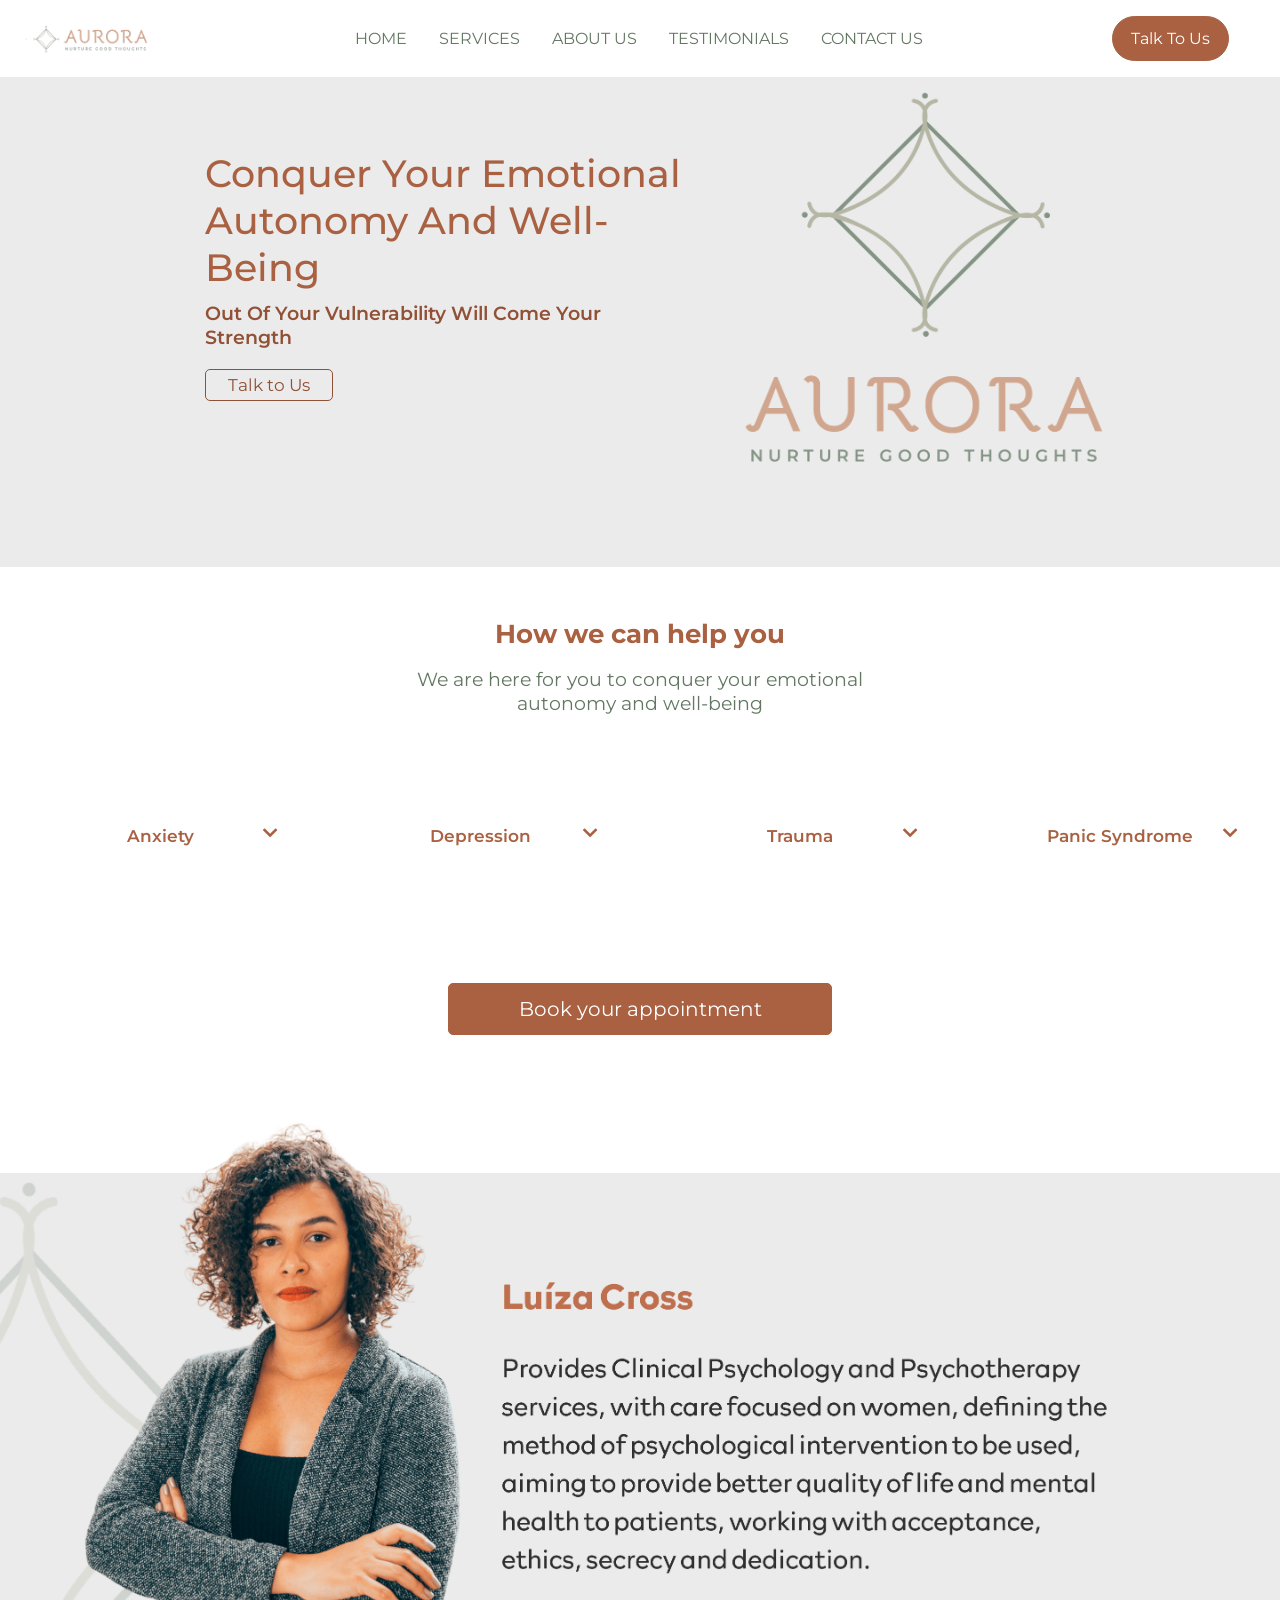
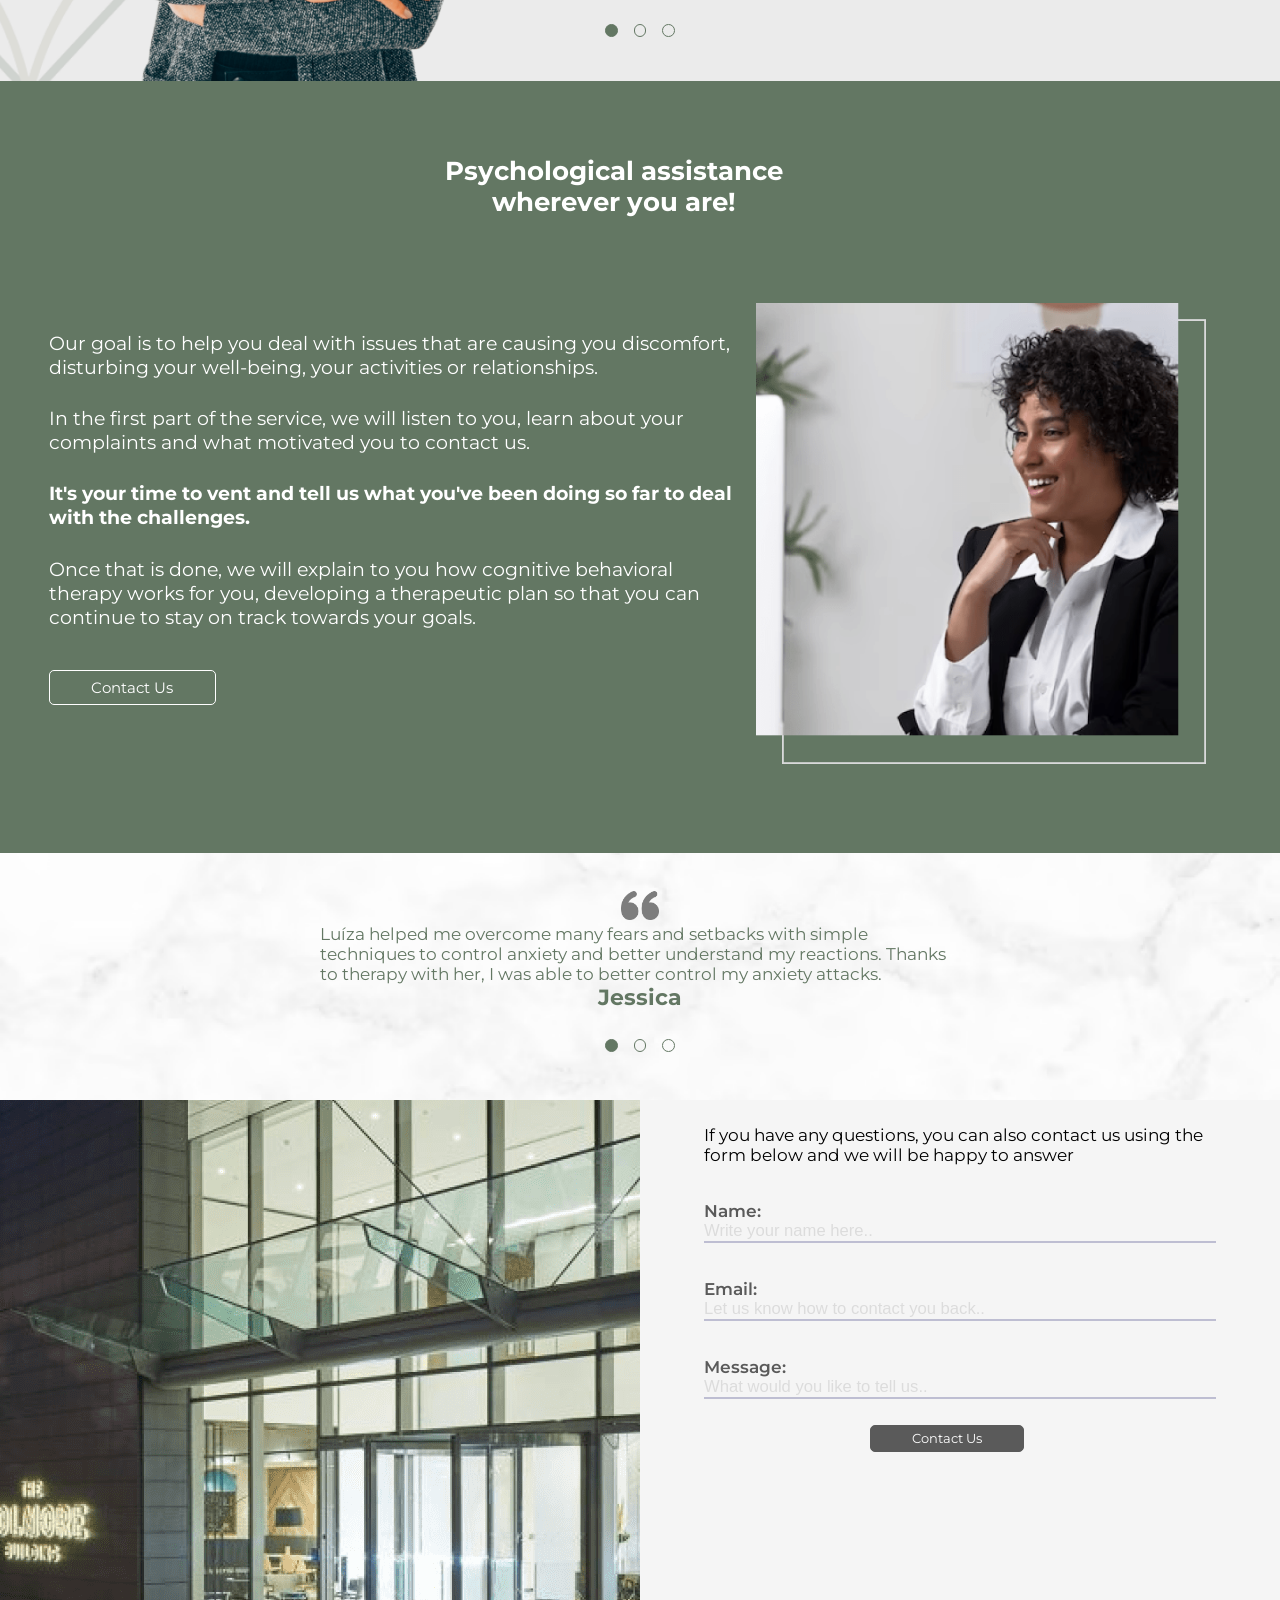
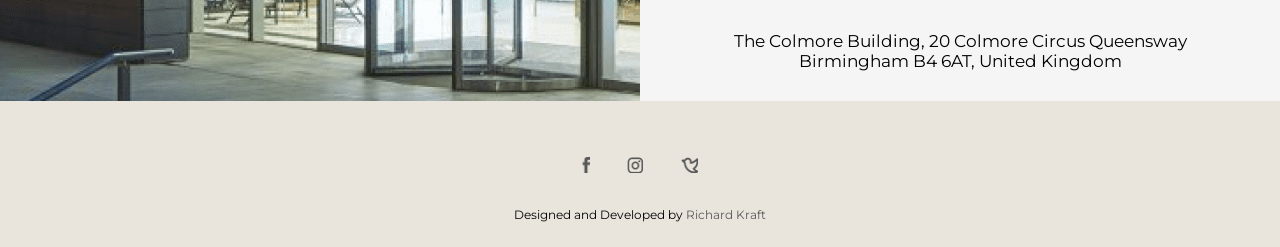
<file: index.html>
<!DOCTYPE html>
<html lang="en">

<head>
    <meta charset="UTF-8">
    <meta http-equiv="X-UA-Compatible" content="IE=edge">
    <meta name="Description" content="Aurora, a leader in the treatment of mental health conditions for women">
    <meta name="viewport" content="width=device-width, initial-scale=1.0">
    <!-- Import Fonts -->
    <link rel="preconnect" href="https://fonts.googleapis.com">
    <link rel="preconnect" href="https://fonts.gstatic.com" crossorigin>
    <link rel="apple-touch-icon" sizes="180x180" href="/apple-touch-icon.png">
    <link rel="icon" type="image/png" sizes="32x32" href="/favicon-32x32.png">
    <link
        href="https://fonts.googleapis.com/css2?family=Montserrat:ital,wght@0,100;0,200;0,300;0,400;0,500;0,600;0,700;0,800;0,900;1,100;1,200;1,300;1,400;1,500;1,600;1,700;1,800;1,900&display=swap"
        rel="stylesheet">
    <!-- Import Font Awesome for using icons throughout the document -->
    <link rel="stylesheet" href="https://use.fontawesome.com/releases/v5.8.2/css/all.css"
        integrity="sha384-oS3vJWv+0UjzBfQzYUhtDYW+Pj2yciDJxpsK1OYPAYjqT085Qq/1cq5FLXAZQ7Ay" crossorigin="anonymous">
    <!-- Import Flickity CSS for carousel styling -->
    <link rel="stylesheet" href="assets/css/flickity.css" media="screen">
    <title>Aurora</title>
    <!-- Import main CSS stylesheet -->
    <link rel="stylesheet" href="assets/css/style.css">
</head>

<body>

    <!-- Navbar -->
    <nav class="navbar-container">
        <img class="nav-logo" src="assets/images/nav-logo.png" alt="Aurora">
        <input id="menu-toggle" type="checkbox">
        <label class='menu-button-container' for="menu-toggle">
            <div class='menu-button'></div> //This div is for the hamburger menu on mobile. Shows as error in W3C.
        </label>
        <ul class="menu">
            <li><a href="#header">HOME</a></li>
            <li><a href="#how-can-we-help">SERVICES</a></li>
            <li><a href="#about-us">ABOUT US</a></li>
            <li><a href="#testimonials">TESTIMONIALS</a></li>
            <li><a href="#contact">CONTACT US</a></li>
        </ul>
        <a class="nav-btn" href="#contact">Talk To Us</a>
    </nav>

    <!-- Header -->
    <header id="header">
        <div class="header-container">
            <div class="header-text">
                <h1 class="header-lg-text">Conquer Your Emotional<br>Autonomy And Well-Being</h1>
                <h2 class="header-sm-text">Out Of Your Vulnerability Will Come Your<br>Strength</h2>
                <a href="#contact" class="header-btn center-text">Talk to Us</a>
            </div>
            <div class="header-image">
                <img src="assets/images/title-logo.png" alt="Aurora Nurture Good Thoughts" class="header-image-image">
            </div>
        </div>
    </header>

    <main>

        <!-- How we can help section -->
        <section id="how-can-we-help" class="center-text">
            <h3 class="how-heading">How we can help you</h3>
            <p class="how-paragraph">We are here for you to conquer your emotional<br>autonomy and well-being</p>

            <!-- Fun with CSS, made an "accordion" to show/hide some information here -->
            <!-- Code taken from https://supfort.com/font-awesome-accordion-arrow-css and modified for site needs -->
            <div class="accordion-container">
                <div class="accordion-item">
                    <input type="checkbox" id="anxiety">
                    <label for="anxiety">Anxiety</label>

                    <div class="content">
                        <p>Anxiety is a natural human response when we feel that we are under threat. It can be
                            experienced
                            through our thoughts, feelings and physical sensations.</p>
                    </div>
                </div>

                <div class="accordion-item">
                    <input type="checkbox" id="depression">
                    <label for="depression">Depression</label>

                    <div class="content">
                        <p>Depression causes feelings of sadness and/or a loss of interest in activities you once
                            enjoyed.
                        </p>
                    </div>
                </div>

                <div class="accordion-item">
                    <input type="checkbox" id="trauma">
                    <label for="trauma">Trauma</label>

                    <div class="content">
                        <p>Trauma is an emotional response to a terrible event like an accident, assault or natural
                            disasters.
                        </p>
                    </div>
                </div>

                <div class="accordion-item">
                    <input type="checkbox" id="panic">
                    <label for="panic">Panic Syndrome</label>

                    <div class="content">
                        <p>Panic disorder is an anxiety disorder where you regularly have sudden attacks of panic or
                            fear.</p>
                    </div>
                </div>
            </div>
            <a href="#contact" class="how-btn">Book your appointment</a>
        </section>

        <!-- About Us carousel section -->
        <section id="about-us">
            <h2 class="hidden">About Us Carousel</h2>

            <!-- Carousel section -->
            <!-- Using a lightweight css/js framework named "flickity" for the two carousels on the page -->
            <div class="about-us-gallery js-flickity">
                <div class="about-gallery-cell">
                    <img class="about-img" src="assets/images/luiza.png" alt="Luíza">
                </div>
                <div class="about-gallery-cell">
                    <img class="about-img" src="assets/images/theresa.png" alt="Theresa">
                </div>
                <div class="about-gallery-cell">
                    <img class="about-img" src="assets/images/brenda.png" alt="Brenda">
                </div>
            </div>
        </section>

        <!-- About us text section -->
        <section id="about-us-part-two" class="center-text">
            <h2 class="about-heading">Psychological assistance<br>wherever you are!</h2>
            <div class="about-container">
                <div class="about-text">
                    <p>Our goal is to help you deal with issues that are causing you discomfort, disturbing your
                        well-being, your activities or relationships.</p>
                    <p>In the first part of the service, we will listen to you, learn about your complaints and what
                        motivated you to contact us.</p>
                    <p><strong>It's your time to vent and tell us what you've been doing so far to
                            deal with the challenges.</strong></p>
                    <p>Once that is done, we will explain to you how cognitive behavioral therapy works for you,
                        developing a therapeutic plan so that you can continue to stay on track towards your goals.</p>
                    <a href="#contact" class="about-btn center-text">Contact Us</a>
                </div>
                <div class="about-image">
                    <img class="about-image-image" src="assets/images/lady.png" alt="Picture of lady working">
                </div>
            </div>
        </section>

        <!-- Testimonials -->
        <section id="testimonials">
            <div class="testimonial-gallery js-flickity">
                <div class="gallery-cell">
                    <p class="image-paragraph center-text"><img class="testimonial-image" src="assets/images/quote.png"
                            alt="Quotation"></p>
                    <p>Luíza helped me overcome many fears and setbacks with simple techniques to control
                        anxiety
                        and better understand my reactions. Thanks to therapy with her, I was able to better
                        control
                        my anxiety attacks.</p>
                    <h3 class="testiHeader center-text">Jessica</h3>
                </div>
                <div class="gallery-cell">
                    <p class="image-paragraph center-text"><img class="testimonial-image" src="assets/images/quote.png"
                            alt="Quotation"></p>
                    <p>Aurora is amazing! They approach therapy in a way that really takes into account our
                        individual needs. It helped me in one of my most difficult times and I will definitely
                        use
                        their advice for the rest of my life.</p>
                    <h3 class="testiHeader center-text">April</h3>
                </div>
                <div class="gallery-cell">
                    <p class="image-paragraph center-text"><img class="testimonial-image" src="assets/images/quote.png"
                            alt="Quotation"></p>
                    <p>Aurora is great! They helped me to overcome so many issues that were effecting me mentally.
                        I now feel better equipped to deal with the physical aspects of my life with a healthier
                        mental state.
                    </p>
                    <h3 class="testiHeader center-text">Mary</h3>
                </div>
            </div>
        </section>

        <!-- Contact Form that all the buttons lead to! -->
        <section id="contact">
            <h2 class="hidden">Contact Us Section</h2>
            <div class="contact-section-container">
                <div class="contact-image">
                    <img class="contact-image-image" src="assets/images/image.png" alt="Image of company building">
                </div>
                <div class="contact-form">
                    <form class="form" action="mailto:allowudesign@gmail.com" method="post" enctype="text/plain"
                        name="EmailForm" autocomplete="off" target="_blank">
                        <div class="contact-form-top">
                            <p>If you have any questions, you can also contact us using the form below and we will be
                                happy
                                to answer</p>
                        </div>
                        <label for="name" class="contact-input">Name:</label>
                        <input type="text" id="name" name="name" placeholder="Write your name here.." required>
                        <label for="email" class="contact-input">Email:</label>
                        <input type="email" id="email" name="email" placeholder="Let us know how to contact you back.." required>
                        <label for="message" class="contact-input">Message:</label>
                        <input type="text" id="message" name="message" placeholder="What would you like to tell us.." required>
                        <button type="submit" value="send" class="btn-contact">Contact Us</button>
                    </form>
                    <div class="contact-bottom-text center-text">
                        <p>The Colmore Building, 20 Colmore Circus Queensway<br>Birmingham B4 6AT, United Kingdom</p>
                    </div>
                </div>    
            </div>
        </section>
    </main>

    <!-- Footer section -->
    <footer class="center-text">
        <div class="links-container">
            <div class="footer-link"><a href="#header">Home</a></div>
            <div class="footer-link"><a href="#how-can-we-help">Services</a></div>
            <div class="footer-link"><a href="#about-us">About Us</a></div>
            <div class="footer-link"><a href="#testimonials">Testimonials</a></div>
            <div class="footer-link"><a href="#contact">Contact</a></div>
        </div>
        <div class="socials-container">
            <div class="footer-social"><a href="https://www.facebook.com/profile.php?id=100092191795588"
                    target="_blank"><img src="assets/images/fb.png" alt="facebook (opens in new tab)"></a></div>
            <div class="footer-social"><a href="https://www.instagram.com/allowudesign/" target="_blank"><img
                        src="assets/images/insta.png" alt="instagram (opens in new tab)"></a></div>
            <div class="footer-social"><a href="https://twitter.com/loremipsumt" target="_blank"><img
                        src="assets/images/twt.png" alt="twitter (opens in new tab)"></a></div>
        </div>
        <div class="signature-container">
            <p>Designed and Developed by <a href="https://github.com/Zandirin">Richard Kraft</a></p>
        </div>
    </footer>

    <!-- Import Flickity JS for carousel functions -->
    <script src="assets/js/flickity-docs.min.js"></script>
</body>

</html>
</file>
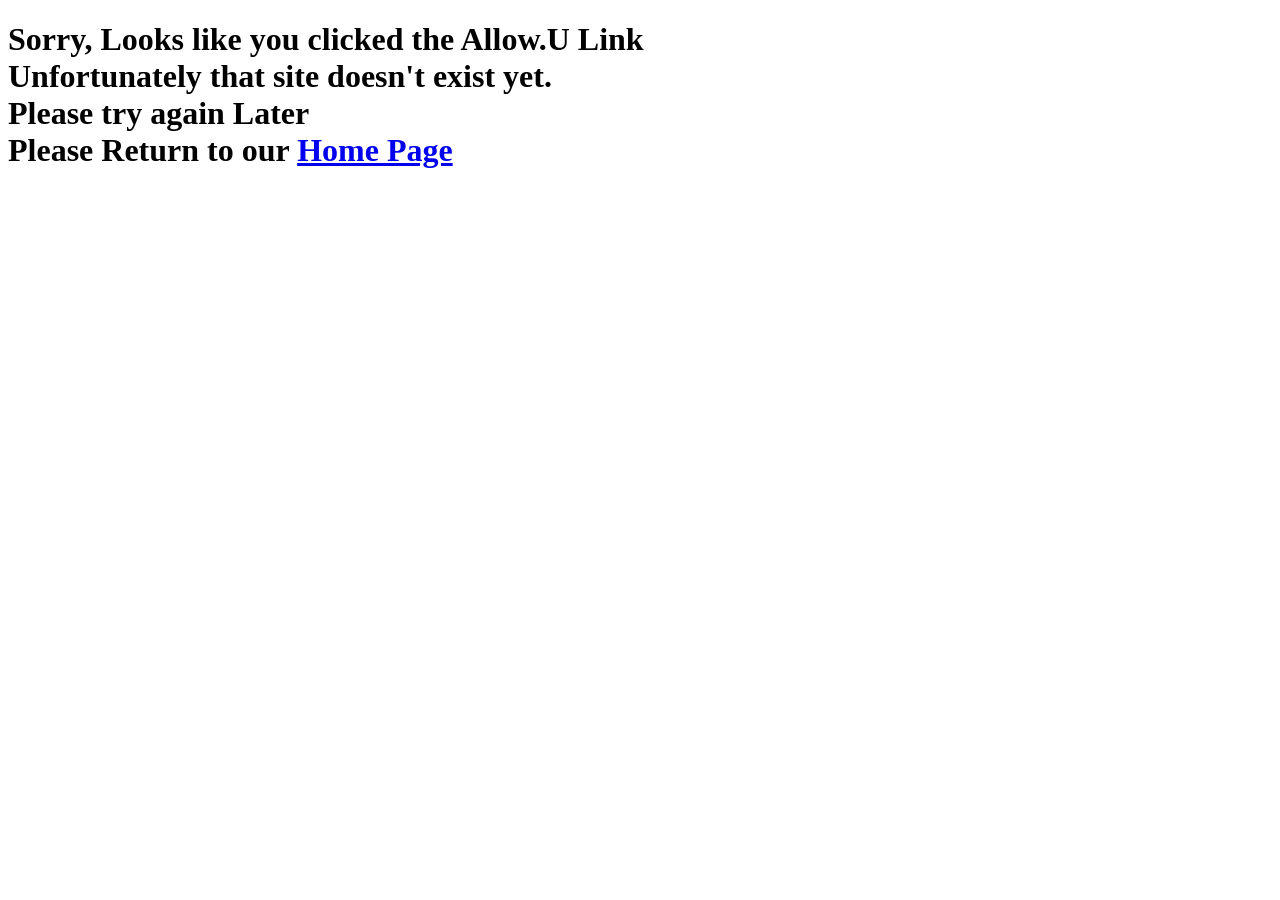
<file: placeholders/AllowUPlaceholder.html>
<!DOCTYPE html>
<html lang="en">
<head>
    <meta charset="UTF-8">
    <meta name="viewport" content="width=device-width, initial-scale=1.0">
    <title>Document</title>
</head>
<body>
    <h1>Sorry, Looks like you clicked the Allow.U Link<br>
    Unfortunately that site doesn't exist yet.<br>
    Please try again Later<br>
    Please Return to our <a href="../index.html">Home Page</a></h1>
</body>
</html>
</file>
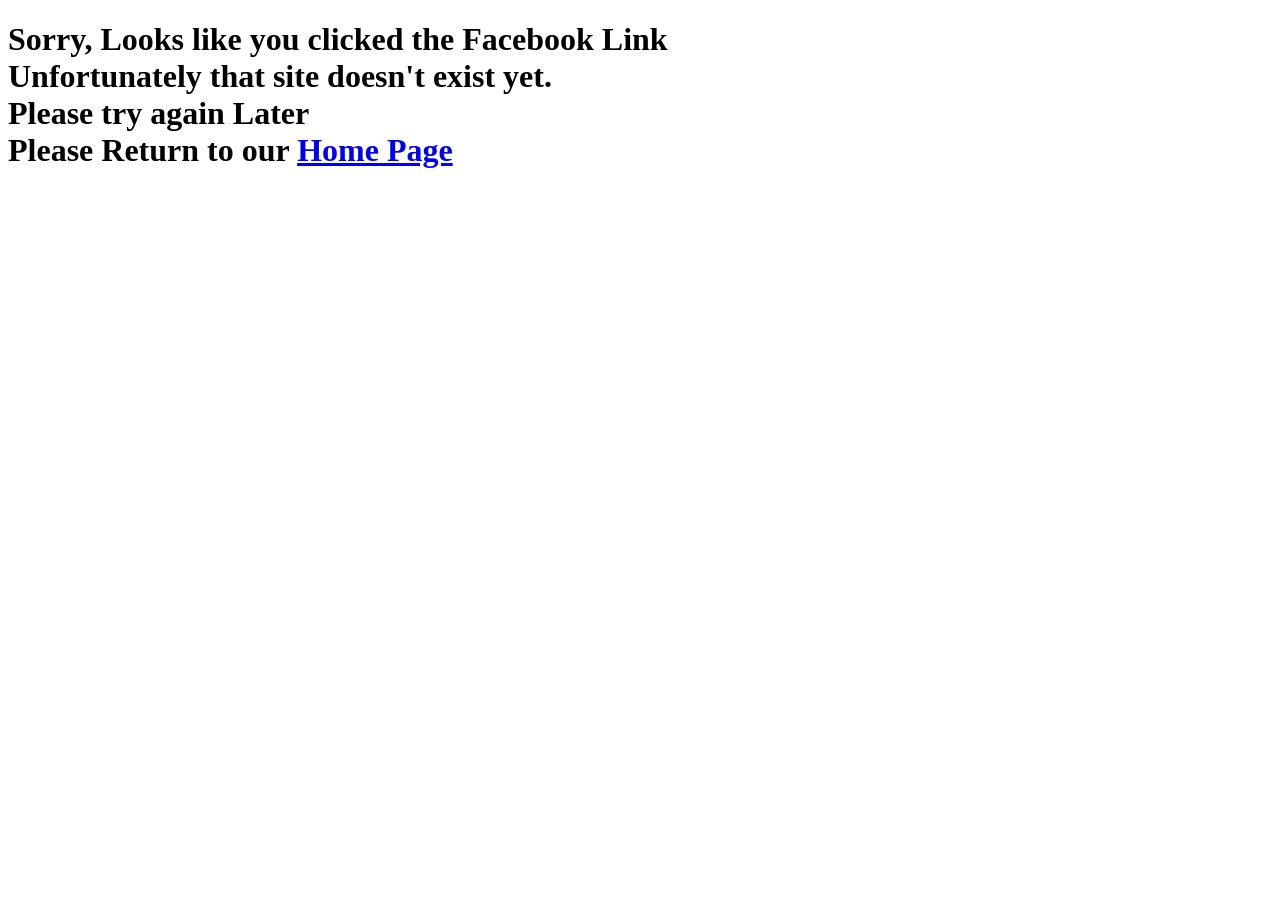
<file: placeholders/facebookPlaceholder.html>
<!DOCTYPE html>
<html lang="en">
<head>
    <meta charset="UTF-8">
    <meta name="viewport" content="width=device-width, initial-scale=1.0">
    <title>Document</title>
</head>
<body>
    <h1>Sorry, Looks like you clicked the Facebook Link<br>
    Unfortunately that site doesn't exist yet.<br>
    Please try again Later<br>
    Please Return to our <a href="../index.html">Home Page</a></h1>
</body>
</html>
</file>
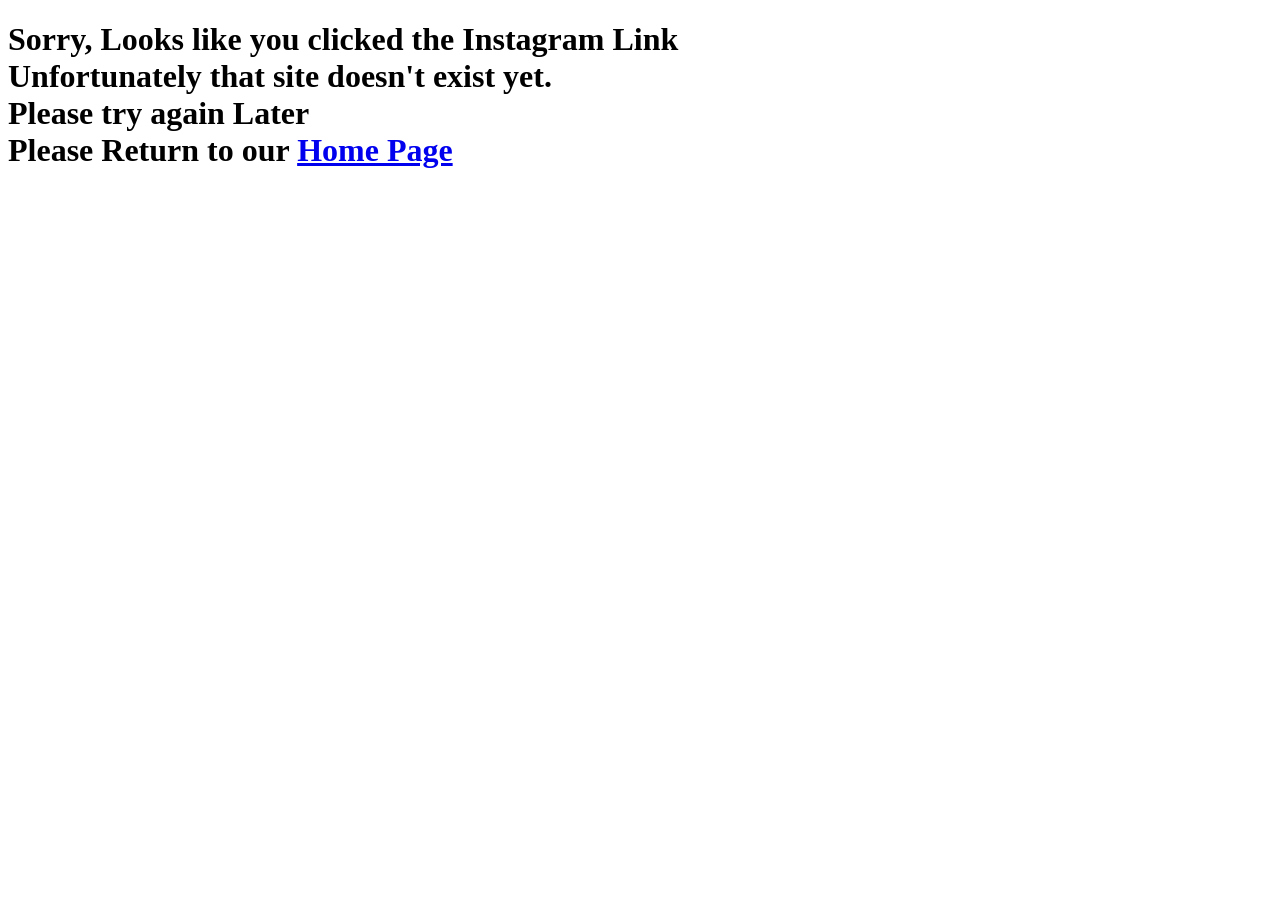
<file: placeholders/InstaPlaceholder.html>
<!DOCTYPE html>
<html lang="en">
<head>
    <meta charset="UTF-8">
    <meta name="viewport" content="width=device-width, initial-scale=1.0">
    <title>Document</title>
</head>
<body>
    <h1>Sorry, Looks like you clicked the Instagram Link<br>
    Unfortunately that site doesn't exist yet.<br>
    Please try again Later<br>
    Please Return to our <a href="../index.html">Home Page</a></h1>
</body>
</html>
</file>
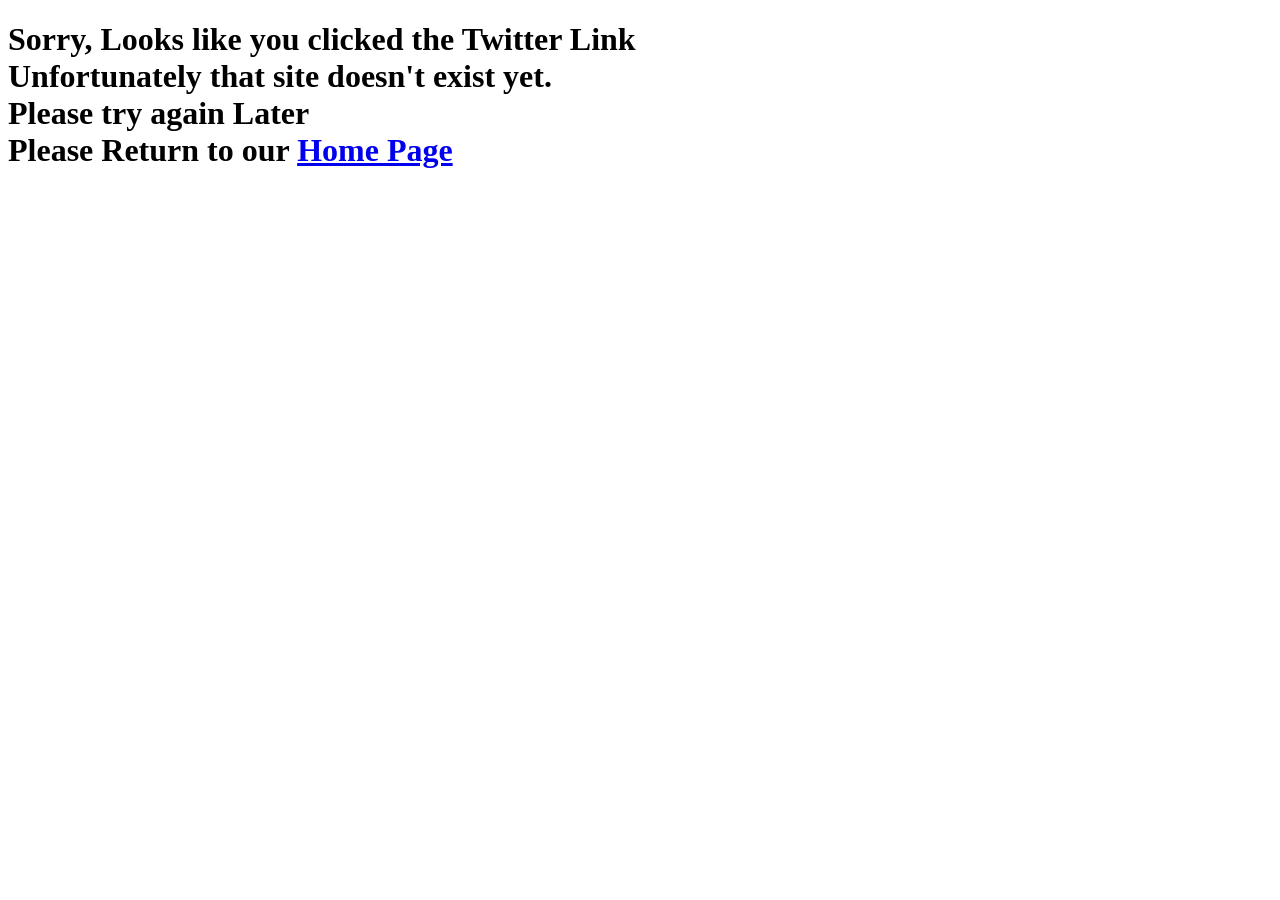
<file: placeholders/twitterPlaceholder.html>
<!DOCTYPE html>
<html lang="en">
<head>
    <meta charset="UTF-8">
    <meta name="viewport" content="width=device-width, initial-scale=1.0">
    <title>Document</title>
</head>
<body>
    <h1>Sorry, Looks like you clicked the Twitter Link<br>
    Unfortunately that site doesn't exist yet.<br>
    Please try again Later<br>
    Please Return to our <a href="../index.html">Home Page</a></h1>
</body>
</html>
</file>
<file: assets/css/style.css>
/* Reset layout to make customizing easier */
* {
    margin: 0;
    padding: 0;
    box-sizing: border-box;
    scroll-behavior: smooth;
}

/* Standard HTML elements */
body {
    font-family: 'Montserrat', sans-serif;
}

a {
    text-decoration: none;
}

.hidden {
    height: 0;
    width: 0;
    overflow: hidden;
}

/* General carousel edits */
.gallery-cell {
    width: 100%;
    height: auto;
    padding: 3% 25% 5%;
    margin-right: 10vw;
}

/* big buttons, no circle */
.flickity-prev-next-button {
    width: 0;
    height: 0;
    background: transparent;
}

/* arrow color */
.flickity-prev-next-button .arrow {
    fill: transparent;
}

.flickity-prev-next-button.no-svg {
    color: transparent;
}

.flickity-prev-next-button:hover,
.flickity-prev-next-button:hover .arrow,
.flickity-prev-next-button:disabled {
    display: none;
}

/* position dots in gallery */
.flickity-page-dots {
    bottom: 5vh;
}


/* white circles */
.flickity-page-dots .dot {
    width: 1vw;
    height: 1vw;
    opacity: 1;
    background: transparent;
    border: 0.1rem solid #637763;
}

/* fill-in selected dot */
.flickity-page-dots .dot.is-selected {
    background: #637763;
}

/* Navbar CSS elements */
.navbar-container {
    position: fixed;
    z-index: 1030;
    top: 0;
    width: 100vw;
    display: flex;
    flex-direction: row;
    align-items: center;
    justify-content: space-between;
    background-color: #fff;
    padding: 1em 4% 1em 1em;
}

.nav-logo {
    height: 100%;
    max-width: 9.375rem;
}

.navbar-container a {
    text-decoration: none;
}

.menu {
    display: flex;
    flex-direction: row;
    list-style-type: none;
    margin: 0;
    padding: 0;
}

.menu a {
    color: #637763;
}

.menu>li {
    margin: 0 1rem;
    overflow: hidden;
}

.menu-button-container {
    display: none;
    height: 100%;
    width: 1.875rem;
    cursor: pointer;
    flex-direction: column;
    justify-content: center;
    align-items: center;
}

#menu-toggle {
    display: none;
}

.menu-button,
.menu-button::before,
.menu-button::after {
    display: block;
    background-color: #637763;
    position: absolute;
    height: 4px;
    width: 1.875rem;
    transition: transform 400ms cubic-bezier(0.23, 1, 0.32, 1);
    border-radius: 2px;
}

.menu-button::before {
    content: '';
    margin-top: -0.5rem;
}

.menu-button::after {
    content: '';
    margin-top: 0.5rem;
}

#menu-toggle:checked+.menu-button-container .menu-button::before {
    margin-top: 0;
    transform: rotate(405deg);
}

#menu-toggle:checked+.menu-button-container .menu-button {
    background: #fff;
}

#menu-toggle:checked+.menu-button-container .menu-button::after {
    margin-top: 0;
    transform: rotate(-405deg);
}

.nav-btn {
    background-color: #A96142;
    padding: 0.75rem 1.125rem;
    border: 1px solid #A96142;
    border-radius: 1.5625rem;
    color: #fff;
}

.nav-btn:hover {
    background-color: #fff;
    color: #A96142;
    /* Decreased padding size by 1px here to stop the button pushing the next section down when hovered */
    
}

/* Header Section CSS */
.header-container {
    background-color: #EBEBEB;
    display: flex;
    padding: 4% 7% 0% 16%;
    height: 20%;
    max-height: 20%;
}

.header-text {
    width: 58vw;
    padding-top: 10%;
    color: #A96142;
}

.header-lg-text {
    font-size: 3vw;
    font-weight: 500;
    margin-bottom: 2%;
}

.header-sm-text {
    font-size: 1.5vw;
    font-weight: 600;
    margin: 2% 0%;
    color: #915136;
}

.header-image {
    width: 42vw;
    padding: 4% 0 0 4%;
}

.header-image-image {
    top: 4%;
    max-width: 35vw;
    height: 80%;
    object-fit: scale-down;
}

.center-text {
    text-align: center;
}

.header-btn {
    display: block;
    width: 10vw;
    background-color: transparent;
    font-size: 1.3vw;
    border: 1px solid #915136;
    border-radius: 0.3125rem;
    color: #915136;
    margin-top: 4%;
    padding: 1% 4% 1% 4%;
}

.header-btn:hover {
    background-color: #915136;
    color: white;
}

/* How we can help section CSS */
#how-can-we-help {
    padding: 4% 0% 2%;
    height: auto;
    background-color: #fff;
}

/* text code */
.how-heading {
    color: #A96142;
    font-weight: 700;
    margin-bottom: 2vh;
    font-size: 2vw;
}

.how-paragraph {
    color: #637763;
    font-size: 1.5vw;
    margin-bottom: 8%;
}

/* Accordion code */
/* Code taken from https://supfort.com/font-awesome-accordion-arrow-css and modified to fit website aesthetic */
.accordion-container {
    display: grid;
    grid-template-columns: 1fr 1fr 1fr 1fr;
    justify-content: space-evenly;
}

.accordion-container input {
    display: none;
}

.accordion-item {
    margin: 0 auto 0 auto;
}

.accordion-container label {
    display: block;
    padding: 0.5rem 1.375rem;
    margin: 0 0 1px 0;
    font-size: 1.3vw;
    width: 20vw;
    cursor: pointer;
    background: transparent;
    border-radius: 3px;
    font-weight: 600;
    color: #A96142;
    transition: ease .5s;
    position: relative;
}

.accordion-container label::after {
    font-family: "Font Awesome 5 Free";
    content: '\f078';
    font-weight: bold;
    font-size: 1.3vw;
    position: absolute;
    right: 0.625rem;
    top: 0.375rem;
}

.accordion-container input:checked+label::after {
    content: '\f077';
}

.content {
    background: transparent;
    padding: 0.625rem 1.5625rem;
    max-width: 20vw;
    margin: 0 0 1px 0;
    border-radius: 3px;
    font-size: 1.2vw;
    text-align: left;
}

input+label+.content {
    display: none;
    position: absolute;
}

input:checked+label+.content {
    display: block;
}

.how-btn {
    display: block;
    border: 1px solid #A96142;
    margin: 10% 35vw 4% auto;
    width: 30vw;
    font-size: 1.6vw;
    background-color: #A96142;
    padding: 1% 3%;
    border-radius: 0.3125rem;
    color: #fff;
}

.how-btn:hover {
    color: #A96142;
    background-color: #fff;
}

/* About Us section CSS */
/* General Settings */
#about-us {
    height: auto;
    background-color: #fff;
}

/* Force the image to fit the entire screen */
.about-img {
    width: 100vw;
}

/* Carousel code */
/* Change the dots for this specific carousel so they're a bit higher than the standard */
#aboutUs .flickity-page-dots {
    bottom: 10%;
}

/* Realigning to fix a bug where the ladies disappeared behind the next section */
.about-us-gallery {
    position: relative;
    align-items: center;
    vertical-align: bottom;
    bottom: -0.3125rem;
    height: 100%;
}

/* Part Two of About me Section with text and image content */
/* General Settings */
#about-us-part-two {
    background-color: #637763;
    font-size: 1.5vw;
    color: #fff;
    padding: 3% 4% 3% 0%;
}

/* Text Settings */
#about-us-part-two p {
    margin-top: 4%;
}

#about-us-part-two h2 {
    font-size: 2vw;
    font-weight: 700;
    padding: 3% 0% 7%;
}

.about-container {
    display: flex;
    padding-left: 4%;
}

.about-text {
    text-align: left;
    width: 58vw;
}

.about-btn {
    display: block;
    margin-top: 6%;
    background-color: transparent;
    border: 1px solid #fff;
    border-radius: 0.3125rem;
    padding: 1% 4%;
    font-size: 1.2vw;
    width: 13vw;
    color: #fff;
}

.about-btn:hover {
    background-color: #fff;
    color: #637763;
}

.about-image {
    width: 42vw;
}

.about-image-image {
    max-width: 100%;
    max-height: 90%;
    object-fit: scale-down;
}

/* Testimonials Section CSS */
/* General settings */
#testimonials {
    color: #637763;
    font-size: 1.3vw;
    background-image: url("../images/RectangleMarble.png");
    height: auto;
    background-repeat: repeat;
    background-size: 100% auto;
}

/* Text settings */
/* Big font used for name */
.testiHeader {
    font-size: 1.7vw;
}

/* "Image" is the quotation mark */
.testimonial-image {
    width: 3vw;
}

/* Carousel code */
.testimonial-gallery {
    align-items: center;
    vertical-align: center;
    height: auto;
    padding-bottom: 3%;
}

/* Contact Section CSS */
#contact {
    background-color: #f5f5f5;
    height: auto;
    /* No idea why, but this line fixed some scaling issues */
}

.contact-section-container {
    display:flex;
}

.contact-image {
    width: 50vw;
}

.contact-image-image {
    position: relative;
    object-fit: none;
    object-position: center;
    max-width: 100%;
    height: 100%;
    width: auto;
}

/* Actual contact form */
.contact-form {
    width: 50vw;
    padding: 2% 5% 0%;
}

.contact-form-top {
    font-size: 1.3vw;
}

#contact .form {
    background: #f5f5f5;
}

#contact input {
    width: 100%;
    font-size: 1.3vw;
    box-sizing: border-box;
    background: none;
    outline: none;
    border: 0;
    transition: all .3s;
    border-bottom: 0.2vw solid #bebed2;
}

#contact input:focus {
    border-bottom: 0.2vw solid #78788c;
}

.contact-input {
    display: block;
    margin-top: 7%;
    font-size: 1.3vw;
    font-weight: 600;
    color: #5a5a5a;
}

#contact button {
    margin: 5% 0 0 13vw;
    font-family: 'Montserrat', sans-serif;
    border: 0.1vw solid #5a5a5a;
    padding: 1% 0%;
    border-radius: 0.3125rem;
    background: #5a5a5a;
    color: #fff;
    cursor: pointer;
    transition: all .3s;
    text-align: center;
    font-size: 1vw;
    width: 12vw;
}

#contact button:hover {
    background: none;
    color: #5a5a5a
}

#contact .actual-contact-form {
    content: 'Hi';
    background: #50505a;
    color: #fff;
    width: 50vw;
    height: 100%;
    font-size: 1.3vw;
}

/* Text Settings */
.contact-bottom-text {
    font-size: 1.3vw;
    margin-top: 35%;
    bottom: 0;
}

#contact ::placeholder {
    color: #dcdcdc;
}

/* Footer Section CSS */
/* General Settings */
footer {
    background-color: #e9e5dc;
    font-size: 1.2vw;
    font-weight: 500;
    padding: 2% 20% 2%;
}

footer a {
    color: #5a5a5a;
}

/* Navigation links */
.links-container {
    display: none;
}

.socials-container {
    display: flex;
    justify-content: space-around;
    padding: 4% 40%;
}

.footer-social {
    object-position: center;
}

.footer-social img {
    height: 1.2vw;
}

.signature-container {
    font-weight: 400;
    font-size: 0.9vw;
}

/* Media queries */
/* Tablet and below */
@media (max-width: 950px) {

    /* Navbar */
    .navbar-container {
        position: relative;
        width: auto;
    }

    .menu-button-container {
        display: flex;
    }

    .menu {
        position: absolute;
        top: 0;
        margin-top: 3.125rem;
        left: 0;
        flex-direction: column;
        width: 100%;
        justify-content: center;
        align-items: center;
    }

    #menu-toggle~.menu li {
        height: 0;
        margin: 0;
        padding: 0;
        border: 0;
        transition: height 400ms cubic-bezier(0.23, 1, 0.32, 1);
    }

    #menu-toggle:checked~.menu li {
        border: none;
        height: 2.5em;
        padding: 0.5em;
        transition: height 400ms cubic-bezier(0.23, 1, 0.32, 1);
    }

    .menu>li {
        display: flex;
        justify-content: center;
        margin: 0;
        padding: 0.5em 0;
        width: 100%;
        color: #637763;
        background-color: #fff;
    }

    .menu>li:not(:last-child) {
        border-bottom: none;
    }

    .nav-btn {
        display: none;
    }

    .flickity-page-dots {
        bottom: 11%;
    }

    /* Header section */
    .header-container{
        padding: 4% 7% 0% 7%;
    }

    .header-lg-text {
        color: #915136;
        font-size: 1.6rem;
    }

    .header-sm-text,
    .how-paragraph,
    .accordion-container label,
    .accordion-container label::after,
    .content,
    .how-btn,
    .about-text,
    .about-btn,
    #testimonials,
    .testiHeader,
    #contact input,
    #contact button {
        font-size: 1rem;
    }

    .header-sm-text {
        font-weight: 500;
    }

    .header-btn {
        width: 15vw;
        font-size: 0.9rem;
    }

    /* How we can help section */
    .how-heading {
        font-size: 1.5rem;
    }

    .accordion-container {
        grid-template-columns: 1fr 1fr;
    }

    .accordion-container label {
        margin: 0 auto 1px;
        width: 30vw;
    }

    input+label+.content {
        position: relative;
    }

    .content {
        padding: 0;
        max-width: 30vw;
        margin: 0 auto 1px;
        text-align: justify;
    }

    .how-btn {
        margin: 10% auto 4% auto;
        width: 35vw;
    }

    /* about us section */
    #about-us-part-two {
        padding-left: 4%;
    }

    #about-us-part-two h2 {
        font-size: 1.5rem;
    }

    .about-container {
        padding-left: 0;
    }

    .about-text {
        text-align: justify;
        width: auto;
        padding-bottom: 4%;
    }

    .about-image,
    .contact-image {
        display: none;
    }
    
    .about-btn {
        margin: 6% auto 0% auto;
        width: 20vw;
    }

    /* Testimonials Section */
    .testiHeader {
        margin-top: 4%;
    }

    /* contact us section */
    .contact-section-container {
        justify-content: center;
    }

    .contact-form {
        width: 80vw;
    }

    .contact-form-top,
    .contact-input,
    .contact-bottom-text,
    .links-container {
        font-size: 0.8rem;
    }

    #contact input {
        padding-top: 2%;
    }

    #contact button {
        display: block;
        margin: 5% auto 0;
        width: 15vw;
    }

    .contact-bottom-text {
        margin-top: 15%;
    }

    /* Footer links enabled */
    footer {
        padding-top: 6%;
    }

    .links-container {
        display: flex;
        justify-content: space-evenly;
    }
}

/* Mobile only changes */
@media (max-width: 702px) {
    /* Header section */
    .header-text {
        text-align: center;
        padding-top: 0%;
        width: 100%;
    }

    .header-lg-text {
        font-size: 1.1rem;
    }

    .header-sm-text {
        font-size: 0.7rem;
    }
    
    .header-btn {
        width: 33vw;
        font-size: 0.9rem;
        margin: 4% auto 1.25rem;
    }

    .header-image,
    #about-us,
    .links-container {
        display: none;
    }

    /* How we can help section */
    .how-heading,
    #about-us-part-two h2 {
        font-size: 1.1rem;
    }

    .how-paragraph,
    .about-text,
    .accordion-container label,
    .content,
    .how-btn,
    .about-btn,
    .testiHeader,
    #contact button {
        font-size: 0.8rem;
    }

    .accordion-container {
        grid-template-columns: 1fr;
    }

    .accordion-container label,
    .content {
        width: 80vw;
        max-width: 80vw;
    }

    .how-btn {
        width: 60vw;
    }

    /* about us section */
    .about-btn {
        width: 50vw;
    }

    /* Testimonials section */
    #testimonials {
        font-size: 0.9rem;
    }

    .gallery-cell {
        padding: 3% 10% 10%;
    }

    /* contact form section */
    .contact-bottom-text,
    .signature-container {
        font-size: 0.5rem;
    }
    
    #contact button {
        width: 34vw;
    }

    /* footer */
    footer {
        padding-top: 0;
    }

    .footer-social {
        padding: 6% 30%;
    }

    .footer-social img {
        height: 1.5625rem;
    }
}
</file>
